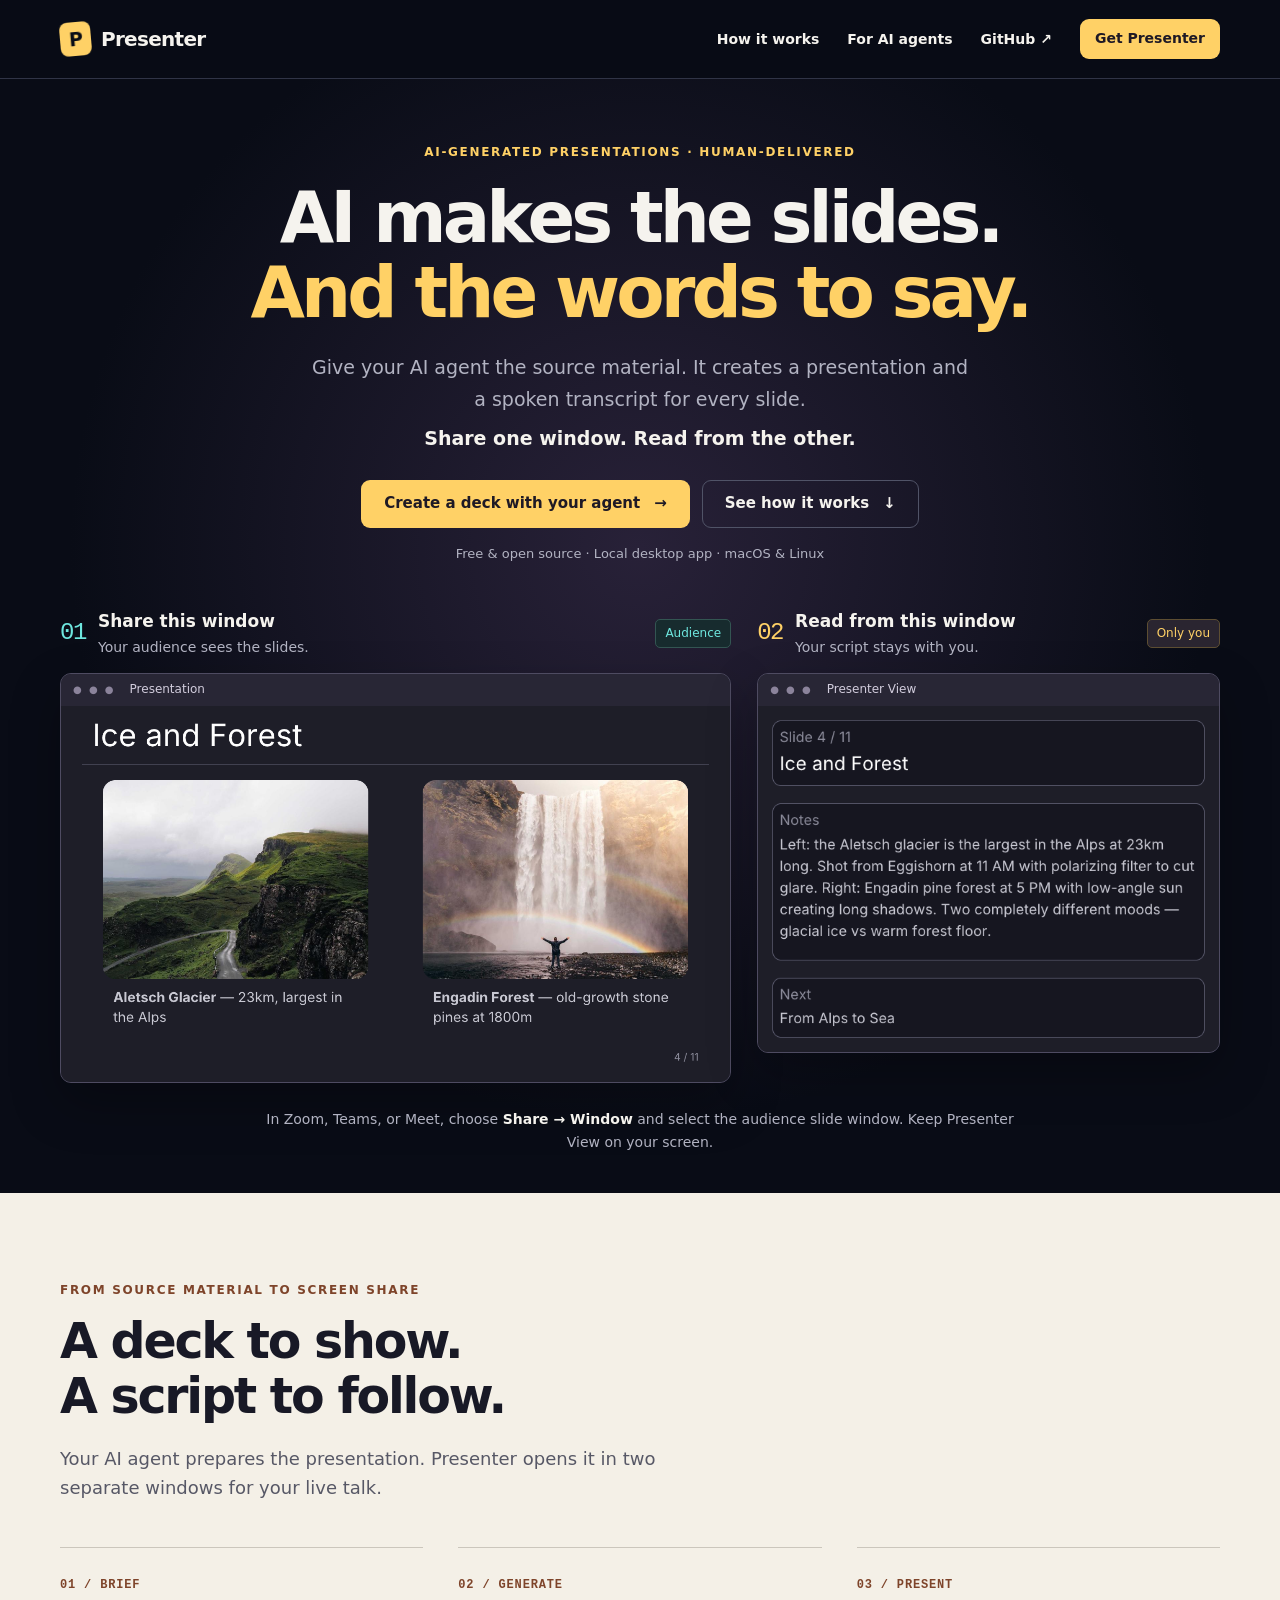
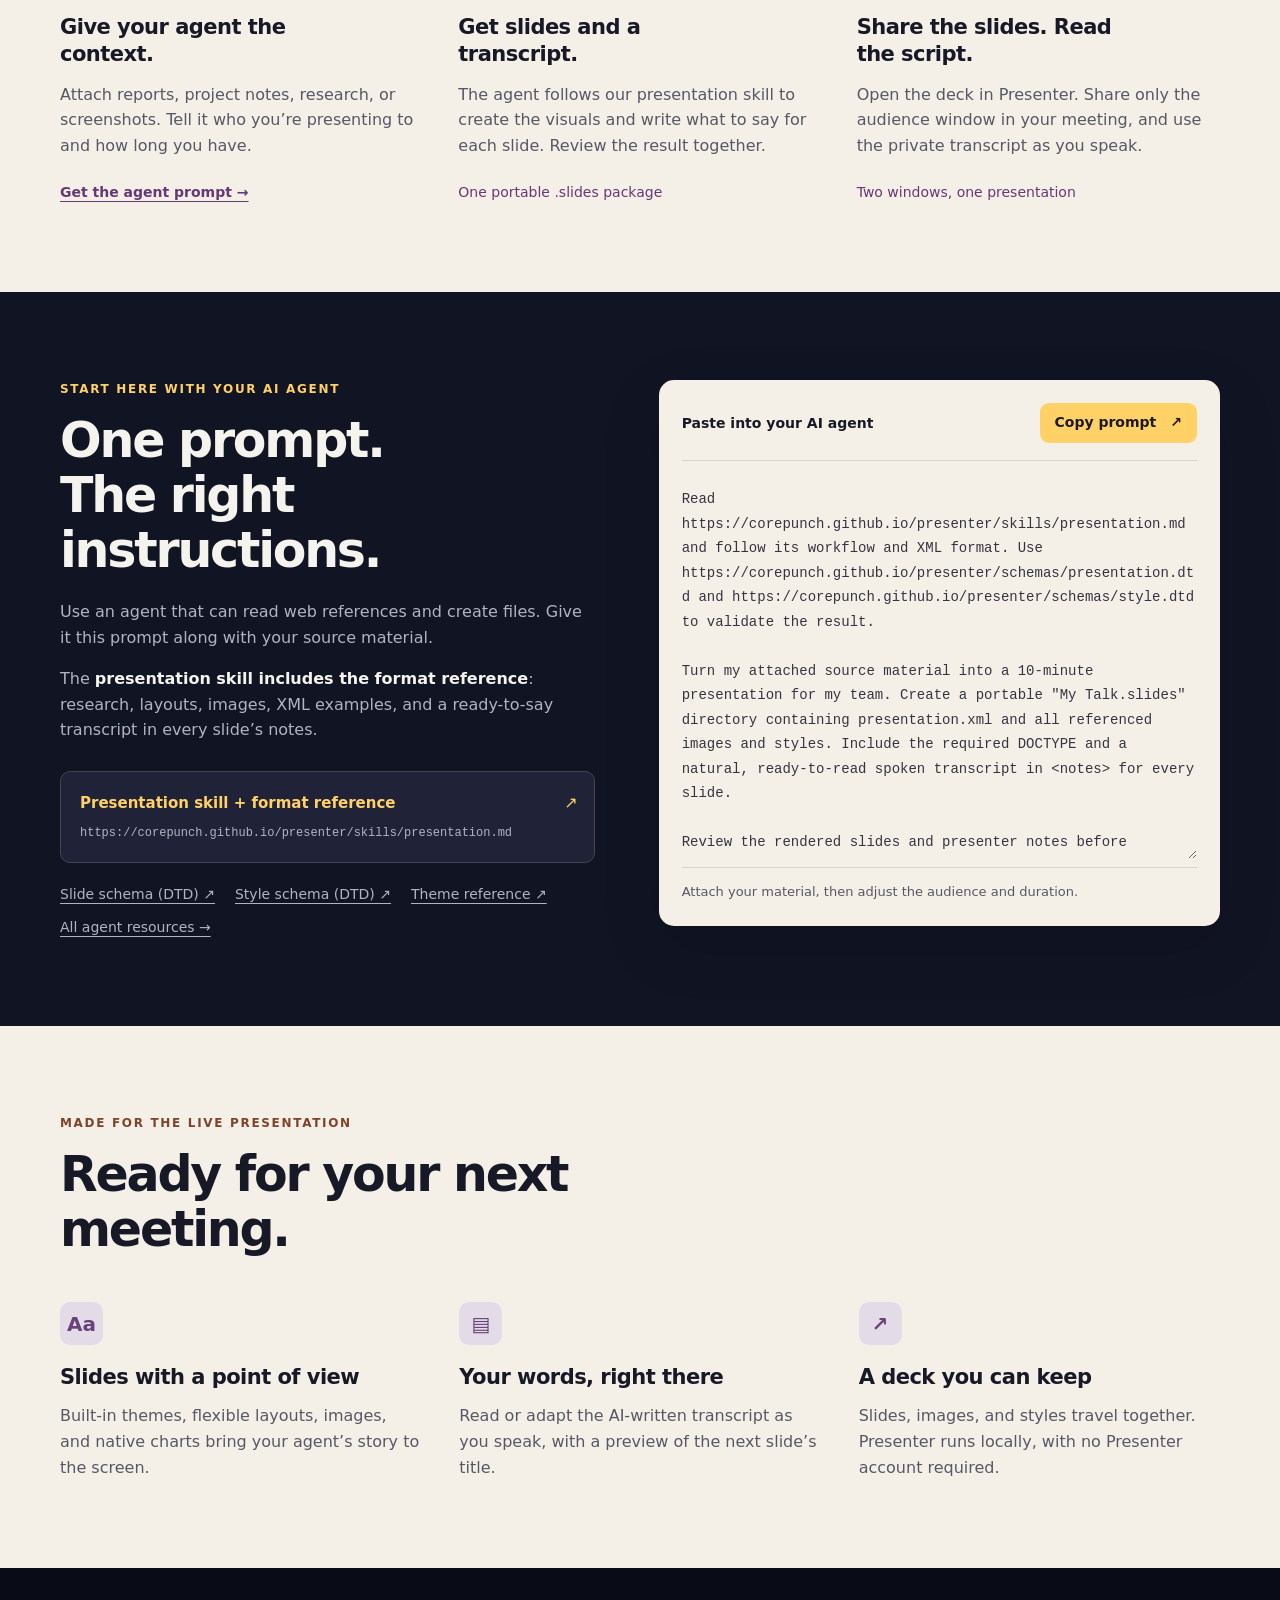
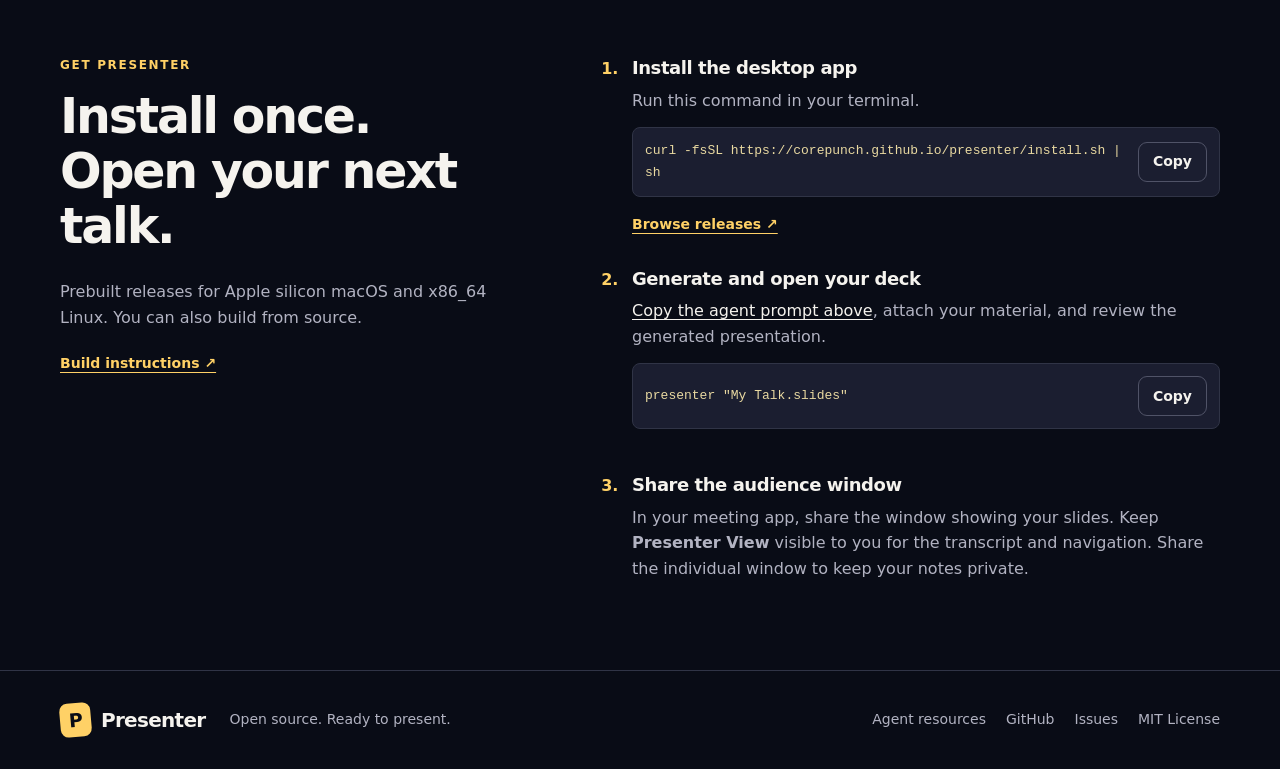
<file: docs/index.html>
<!doctype html>
<html lang="en">
<head>
  <meta charset="utf-8">
  <meta name="viewport" content="width=device-width,initial-scale=1">
  <title>Presenter — AI-generated slides. A private script for you.</title>
  <meta name="description" content="Let your AI agent create a presentation and spoken transcript. Share the audience window in your meeting while you read from a separate, private Presenter View. Free and open source.">
  <meta name="theme-color" content="#090c16">
  <link rel="icon" href="favicon.svg" type="image/svg+xml">
  <link rel="stylesheet" href="site.css">
  <script src="site.js" defer></script>
</head>
<body>
<a class="skip-link" href="#main">Skip to content</a>
<nav aria-label="Main navigation"><div class="wrap nav-inner">
  <a class="brand" href="./" aria-label="Presenter home"><span class="mark" aria-hidden="true">P</span>Presenter</a>
  <div class="navlinks"><a class="desktop-link" href="#how">How it works</a><a href="#agents">For AI agents</a><a class="desktop-link" href="https://github.com/corepunch/presenter">GitHub ↗</a><a class="button small primary" href="#start">Get Presenter</a></div>
</div></nav>
<main id="main">
<header class="hero">
  <div class="wrap">
    <div class="hero-copy">
      <p class="eyebrow">AI-generated presentations · Human-delivered</p>
      <h1>AI makes the slides.<br><em>And the words to say.</em></h1>
      <p class="lead">Give your AI agent the source material. It creates a presentation and a spoken transcript for every slide.</p>
      <p class="hero-promise"><strong>Share one window. Read from the other.</strong></p>
      <div class="actions"><a class="button primary" href="#agents">Create a deck with your agent <span aria-hidden="true">→</span></a><a class="button ghost" href="#how">See how it works <span aria-hidden="true">↓</span></a></div>
      <p class="fineprint">Free &amp; open source · Local desktop app · macOS &amp; Linux</p>
    </div>
    <div class="window-pair" aria-label="Presenter opens two separate windows">
      <figure class="window-demo audience-demo">
        <figcaption><span class="window-number">01</span><div><strong>Share this window</strong><span>Your audience sees the slides.</span></div><span class="badge shared">Audience</span></figcaption>
        <div class="app-frame"><div class="window-bar"><span class="window-dots" aria-hidden="true">● ● ●</span><span>Presentation</span></div><img src="images/presenter-code-slide.png" width="1280" height="720" alt="Audience slide from the Nature Portfolio demo, with a title and two large landscape photographs" fetchpriority="high"></div>
      </figure>
      <figure class="window-demo notes-demo">
        <figcaption><span class="window-number">02</span><div><strong>Read from this window</strong><span>Your script stays with you.</span></div><span class="badge private">Only you</span></figcaption>
        <div class="app-frame"><div class="window-bar"><span class="window-dots" aria-hidden="true">● ● ●</span><span>Presenter View</span></div><img src="images/presenter-notes-view.png" width="640" height="480" alt="Separate Presenter View showing speaking notes for the current slide and the title of the next slide"></div>
      </figure>
    </div>
    <p class="sharing-tip">In Zoom, Teams, or Meet, choose <strong>Share → Window</strong> and select the audience slide window. Keep Presenter View on your screen.</p>
  </div>
</header>
<section class="light" id="how">
  <div class="wrap">
    <div class="section-heading"><p class="eyebrow">From source material to screen share</p><h2>A deck to show.<br>A script to follow.</h2><p>Your AI agent prepares the presentation. Presenter opens it in two separate windows for your live talk.</p></div>
    <div class="steps-grid">
      <article class="workflow-step"><span class="step-number">01 / BRIEF</span><h3>Give your agent the context.</h3><p>Attach reports, project notes, research, or screenshots. Tell it who you’re presenting to and how long you have.</p><a class="text-link" href="#agents">Get the agent prompt →</a></article>
      <article class="workflow-step"><span class="step-number">02 / GENERATE</span><h3>Get slides and a transcript.</h3><p>The agent follows our presentation skill to create the visuals and write what to say for each slide. Review the result together.</p><span class="step-detail">One portable .slides package</span></article>
      <article class="workflow-step"><span class="step-number">03 / PRESENT</span><h3>Share the slides. Read the script.</h3><p>Open the deck in Presenter. Share only the audience window in your meeting, and use the private transcript as you speak.</p><span class="step-detail">Two windows, one presentation</span></article>
    </div>
  </div>
</section>
<section id="agents" class="agent-section">
  <div class="wrap agent-grid">
    <div class="agent-copy"><p class="eyebrow">Start here with your AI agent</p><h2>One prompt.<br>The right instructions.</h2><p>Use an agent that can read web references and create files. Give it this prompt along with your source material.</p><p>The <strong>presentation skill includes the format reference</strong>: research, layouts, images, XML examples, and a ready-to-say transcript in every slide’s notes.</p>
      <a class="resource-link" href="skills/presentation.md"><span>Presentation skill + format reference</span><code>https://corepunch.github.io/presenter/skills/presentation.md</code><span aria-hidden="true">↗</span></a>
      <div class="resource-links"><a href="schemas/presentation.dtd">Slide schema (DTD) ↗</a><a href="schemas/style.dtd">Style schema (DTD) ↗</a><a href="themes.md">Theme reference ↗</a><a href="skills/">All agent resources →</a></div>
    </div>
    <div class="prompt-card">
  <div class="card-top"><span>Paste into your AI agent</span><button class="button small primary" type="button" data-copy="agent-prompt">Copy prompt <span aria-hidden="true">↗</span></button></div>
  <label class="sr-only" for="agent-prompt">Presentation generation prompt</label>
  <textarea id="agent-prompt" readonly spellcheck="false">Read https://corepunch.github.io/presenter/skills/presentation.md and follow its workflow and XML format. Use https://corepunch.github.io/presenter/schemas/presentation.dtd and https://corepunch.github.io/presenter/schemas/style.dtd to validate the result.

Turn my attached source material into a 10-minute presentation for my team. Create a portable &quot;My Talk.slides&quot; directory containing presentation.xml and all referenced images and styles. Include the required DOCTYPE and a natural, ready-to-read spoken transcript in &lt;notes&gt; for every slide.

Review the rendered slides and presenter notes before delivery. Tell me how to open the deck in Presenter, share only the audience window, and read the transcript from the separate Presenter View.</textarea>
  <p class="prompt-hint">Attach your material, then adjust the audience and duration.</p>
</div>
  </div>
</section>
<section class="light" id="features"><div class="wrap">
  <div class="section-heading"><p class="eyebrow">Made for the live presentation</p><h2>Ready for your next meeting.</h2></div>
  <div class="feature-grid">
    <article><span class="feature-icon" aria-hidden="true">Aa</span><h3>Slides with a point of view</h3><p>Built-in themes, flexible layouts, images, and native charts bring your agent’s story to the screen.</p></article>
    <article><span class="feature-icon" aria-hidden="true">▤</span><h3>Your words, right there</h3><p>Read or adapt the AI-written transcript as you speak, with a preview of the next slide’s title.</p></article>
    <article><span class="feature-icon" aria-hidden="true">↗</span><h3>A deck you can keep</h3><p>Slides, images, and styles travel together. Presenter runs locally, with no Presenter account required.</p></article>
  </div>
</div></section>
<section id="start"><div class="wrap start-grid">
  <div><p class="eyebrow">Get Presenter</p><h2>Install once.<br>Open your next talk.</h2><p class="section-intro">Prebuilt releases for Apple silicon macOS and x86_64 Linux. You can also build from source.</p><a class="text-link" href="https://github.com/corepunch/presenter#build">Build instructions ↗</a></div>
  <ol class="install-steps">
    <li><h3>Install the desktop app</h3><p>Run this command in your terminal.</p><div class="command"><code id="install-command">curl -fsSL https://corepunch.github.io/presenter/install.sh | sh</code><button type="button" class="button small ghost" data-copy="install-command" aria-label="Copy install command">Copy</button></div><a class="text-link" href="https://github.com/corepunch/presenter/releases">Browse releases ↗</a></li>
    <li><h3>Generate and open your deck</h3><p><a href="#agents">Copy the agent prompt above</a>, attach your material, and review the generated presentation.</p><div class="command"><code id="open-command">presenter "My Talk.slides"</code><button type="button" class="button small ghost" data-copy="open-command" aria-label="Copy launch command">Copy</button></div></li>
    <li><h3>Share the audience window</h3><p>In your meeting app, share the window showing your slides. Keep <strong>Presenter View</strong> visible to you for the transcript and navigation. Share the individual window to keep your notes private.</p></li>
  </ol>
</div></section>
</main>
<footer><div class="wrap footer-inner"><span class="brand"><span class="mark" aria-hidden="true">P</span>Presenter</span><p>Open source. Ready to present.</p><div><a href="skills/">Agent resources</a><a href="https://github.com/corepunch/presenter">GitHub</a><a href="https://github.com/corepunch/presenter/issues">Issues</a><a href="https://github.com/corepunch/presenter/blob/main/LICENSE">MIT License</a></div></div></footer>
<p id="copy-status" class="copy-status" role="status" aria-live="polite"></p>
</body>
</html>
</file>
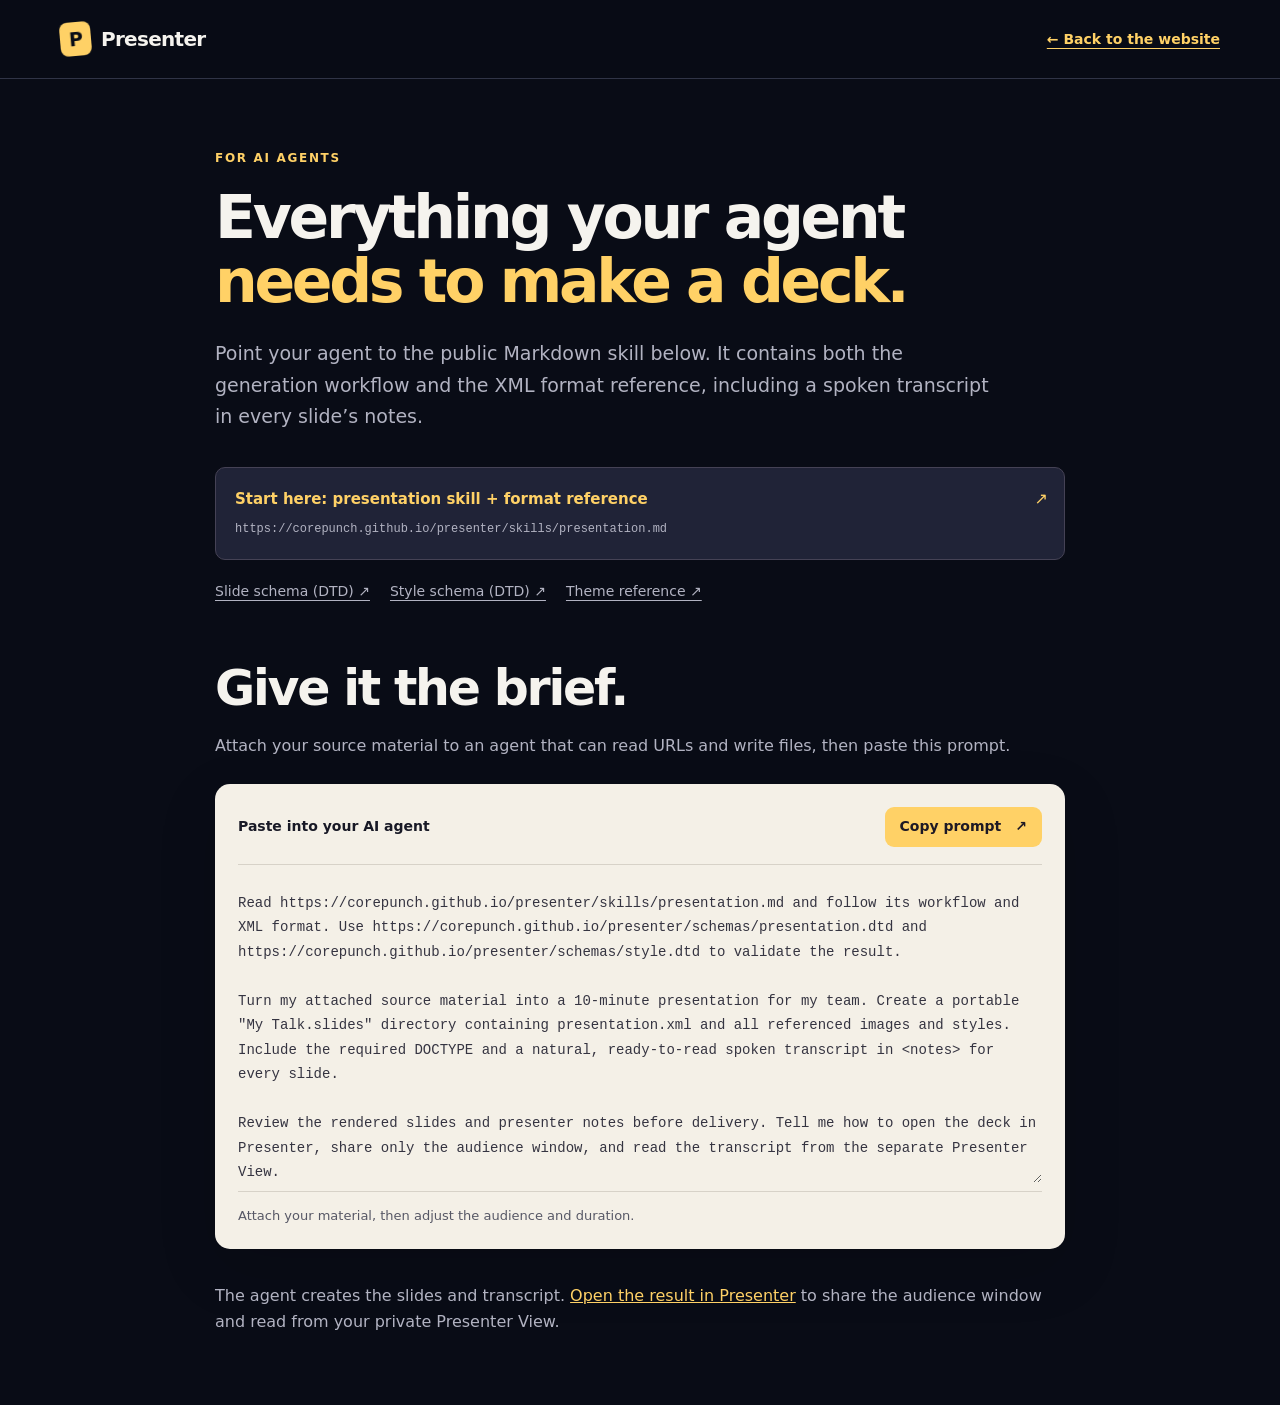
<file: docs/skills/index.html>
<!doctype html>
<html lang="en">
<head>
  <meta charset="utf-8">
  <meta name="viewport" content="width=device-width,initial-scale=1">
  <title>Presenter — AI agent skill and format reference</title>
  <meta name="description" content="Public instructions for AI agents creating Presenter decks: presentation skill, XML format reference, slide and style schemas, and a copyable generation prompt.">
  <link rel="icon" href="../favicon.svg" type="image/svg+xml">
  <link rel="stylesheet" href="../site.css">
  <script src="../site.js" defer></script>
</head>
<body>
<a class="skip-link" href="#main">Skip to content</a>
<nav aria-label="Main navigation"><div class="wrap nav-inner"><a class="brand" href="../"><span class="mark" aria-hidden="true">P</span>Presenter</a><a class="text-link" href="../">← Back to the website</a></div></nav>
<main id="main" class="resources-page wrap">
  <p class="eyebrow">For AI agents</p><h1>Everything your agent<br><em>needs to make a deck.</em></h1>
  <p class="lead">Point your agent to the public Markdown skill below. It contains both the generation workflow and the XML format reference, including a spoken transcript in every slide’s notes.</p>
  <a class="resource-link" href="presentation.md"><span>Start here: presentation skill + format reference</span><code>https://corepunch.github.io/presenter/skills/presentation.md</code><span aria-hidden="true">↗</span></a>
  <div class="resource-links"><a href="../schemas/presentation.dtd">Slide schema (DTD) ↗</a><a href="../schemas/style.dtd">Style schema (DTD) ↗</a><a href="../themes.md">Theme reference ↗</a></div>
  <div class="resources-prompt"><h2>Give it the brief.</h2><p>Attach your source material to an agent that can read URLs and write files, then paste this prompt.</p><div class="prompt-card">
  <div class="card-top"><span>Paste into your AI agent</span><button class="button small primary" type="button" data-copy="agent-prompt">Copy prompt <span aria-hidden="true">↗</span></button></div>
  <label class="sr-only" for="agent-prompt">Presentation generation prompt</label>
  <textarea id="agent-prompt" readonly spellcheck="false">Read https://corepunch.github.io/presenter/skills/presentation.md and follow its workflow and XML format. Use https://corepunch.github.io/presenter/schemas/presentation.dtd and https://corepunch.github.io/presenter/schemas/style.dtd to validate the result.

Turn my attached source material into a 10-minute presentation for my team. Create a portable &quot;My Talk.slides&quot; directory containing presentation.xml and all referenced images and styles. Include the required DOCTYPE and a natural, ready-to-read spoken transcript in &lt;notes&gt; for every slide.

Review the rendered slides and presenter notes before delivery. Tell me how to open the deck in Presenter, share only the audience window, and read the transcript from the separate Presenter View.</textarea>
  <p class="prompt-hint">Attach your material, then adjust the audience and duration.</p>
</div></div>
  <p class="resource-footer">The agent creates the slides and transcript. <a href="../#start">Open the result in Presenter</a> to share the audience window and read from your private Presenter View.</p>
</main>
<p id="copy-status" class="copy-status" role="status" aria-live="polite"></p>
</body>
</html>
</file>
<file: docs/site.css>
:root {
  --ink: #f5f3ee;
  --muted: #b2b3c2;
  --night: #090c16;
  --panel: #161a2a;
  --paper: #f4f0e7;
  --paper-ink: #181926;
  --paper-muted: #575866;
  --line: #303446;
  --yellow: #ffd166;
  --cyan: #6ee7df;
}
* { box-sizing: border-box; margin: 0; }
html { scroll-behavior: smooth; scroll-padding-top: 100px; }
body { background: var(--night); color: var(--ink); font: 16px/1.6 Inter, ui-sans-serif, system-ui, -apple-system, "Segoe UI", sans-serif; -webkit-font-smoothing: antialiased; }
a { color: inherit; text-decoration: none; }
button, textarea { font: inherit; }
button { cursor: pointer; }
a, button { -webkit-tap-highlight-color: transparent; }
a:focus-visible, button:focus-visible, textarea:focus-visible { outline: 3px solid var(--cyan); outline-offset: 5px; }
.light a:focus-visible { outline-color: #5a407d; }
img { display: block; max-width: 100%; height: auto; }
.wrap { width: min(1160px, calc(100% - 64px)); margin-inline: auto; }
.sr-only { position: absolute; width: 1px; height: 1px; padding: 0; margin: -1px; overflow: hidden; clip-path: inset(50%); white-space: nowrap; border: 0; }
.skip-link { position: fixed; top: -100px; left: 20px; z-index: 20; padding: 12px 20px; background: var(--yellow); color: var(--night); }
.skip-link:focus { top: 12px; }
nav { position: sticky; top: 0; z-index: 10; background: rgba(9, 12, 22, .95); border-bottom: 1px solid var(--line); backdrop-filter: blur(18px); }
.nav-inner { min-height: 78px; display: flex; justify-content: space-between; align-items: center; gap: 24px; }
.brand { display: inline-flex; align-items: center; gap: 10px; font-size: 20px; font-weight: 800; letter-spacing: -.7px; }
.mark { display: grid; place-items: center; width: 31px; height: 34px; border-radius: 8px; background: var(--yellow); color: var(--night); font-size: 19px; transform: rotate(-5deg); }
.navlinks { display: flex; align-items: center; gap: 28px; font-size: 14px; font-weight: 600; }
.navlinks > a:not(.button):hover, footer a:hover { color: var(--yellow); }
.button { display: inline-flex; justify-content: center; align-items: center; gap: 14px; min-height: 48px; padding: 12px 22px; border: 1px solid transparent; border-radius: 9px; font-size: 15px; font-weight: 700; line-height: 1.4; transition: background .15s, transform .15s; }
.button:hover { transform: translateY(-2px); }
.primary { background: var(--yellow); color: #1e1925; }
.primary:hover { background: #ffe19a; }
.ghost { border-color: #505367; background: transparent; color: var(--ink); }
.ghost:hover { background: #24283a; }
.small { min-height: 40px; padding: 9px 14px; font-size: 14px; }
.eyebrow { color: var(--yellow); font-size: 12px; font-weight: 750; letter-spacing: .14em; text-transform: uppercase; }
.hero { padding: 64px 0 40px; background: radial-gradient(ellipse at 50% 42%, #282138 0, transparent 63%); }
.hero-copy { text-align: center; max-width: 850px; margin-inline: auto; }
h1 { font-size: clamp(40px, 5.5vw, 72px); line-height: 1.06; letter-spacing: -.055em; font-weight: 750; }
h1 em { color: var(--yellow); font-style: normal; }
.hero h1 { margin: 19px 0 22px; }
.lead { max-width: 660px; color: var(--muted); font-size: 19px; line-height: 1.65; }
.hero .lead { margin: auto; }
.hero-promise { margin-top: 8px; font-size: 19px; }
.actions { display: flex; justify-content: center; flex-wrap: wrap; gap: 12px; margin-top: 26px; }
.fineprint { margin-top: 16px; color: var(--muted); font-size: 13px; }
.window-pair { display: grid; grid-template-columns: 1.45fr 1fr; gap: 26px; align-items: start; margin-top: 44px; }
.window-demo { min-width: 0; }
.window-demo figcaption { display: flex; align-items: center; gap: 12px; margin-bottom: 15px; text-align: left; }
.window-number { color: var(--cyan); font: 500 24px/1 ui-monospace, monospace; letter-spacing: -.06em; }
.notes-demo .window-number { color: var(--yellow); }
.window-demo figcaption strong { display: block; font-size: 17px; font-weight: 650; }
.window-demo figcaption div > span { display: block; color: var(--muted); font-size: 14px; }
.badge { margin-left: auto; padding: 4px 9px; border: 1px solid; border-radius: 5px; font-size: 12px; white-space: nowrap; }
.shared { color: var(--cyan); border-color: #335552; background: #172b2e; }
.private { color: var(--yellow); border-color: #5d4e32; background: #2a2530; }
.app-frame { overflow: hidden; border: 1px solid #4e4b61; border-radius: 11px; box-shadow: 0 20px 50px #0004; background: #1e1e29; }
.window-bar { display: flex; align-items: center; gap: 14px; height: 32px; padding: 0 12px; background: #282635; color: #d2cddd; font-size: 12px; }
.window-dots { color: #8b839b; font-size: 10px; letter-spacing: 2px; }
.app-frame img { width: 100%; }
.sharing-tip { max-width: 760px; margin: 25px auto 0; text-align: center; color: var(--muted); font-size: 14px; }
.sharing-tip strong { color: var(--ink); }
section { padding: 88px 0; }
.light { background: var(--paper); color: var(--paper-ink); }
.light .eyebrow { color: #7e442a; }
h2 { font-size: clamp(34px, 4vw, 49px); letter-spacing: -.045em; line-height: 1.12; font-weight: 700; }
.section-heading { max-width: 650px; margin-bottom: 44px; }
.section-heading h2, .agent-copy h2, .start-grid h2 { margin: 15px 0 20px; }
.section-heading > p:last-child { color: var(--paper-muted); font-size: 18px; }
.steps-grid { display: grid; grid-template-columns: repeat(3, 1fr); gap: 35px; }
.workflow-step { border-top: 1px solid #cbc6bc; padding-top: 22px; }
.step-number { color: #7e442a; font: 600 12px/1.4 ui-monospace, monospace; letter-spacing: .07em; }
h3 { font-size: 21px; line-height: 1.3; letter-spacing: -.025em; }
.workflow-step h3 { margin: 19px 0 13px; max-width: 270px; }
.workflow-step p { color: var(--paper-muted); }
.text-link { display: inline-block; color: var(--yellow); font-size: 14px; font-weight: 650; text-decoration: underline; text-underline-offset: 4px; }
.text-link:hover, .resource-links a:hover { text-decoration-thickness: 2px; }
.workflow-step .text-link, .step-detail { margin-top: 22px; color: #663875; font-size: 14px; }
.step-detail { display: block; }
.agent-section { background: #111423; }
.agent-grid { display: grid; grid-template-columns: 1fr 1.05fr; gap: 64px; align-items: start; }
.agent-copy > p:not(.eyebrow) { color: var(--muted); margin-bottom: 16px; }
.agent-copy strong { color: var(--ink); font-weight: 600; }
.resource-link { position: relative; display: block; padding: 19px 36px 19px 19px; margin-top: 28px; background: #202337; border: 1px solid #454255; border-radius: 10px; }
.resource-link:hover { background: #292c42; border-color: var(--yellow); }
.resource-link > span:first-child { color: var(--yellow); display: block; font-size: 15px; font-weight: 650; }
.resource-link code { display: block; overflow-wrap: anywhere; margin-top: 8px; font: 12px/1.7 ui-monospace, monospace; color: var(--muted); }
.resource-link > span:last-child { position: absolute; top: 18px; right: 16px; color: var(--yellow); }
.resource-links { display: flex; flex-wrap: wrap; gap: 10px 20px; margin-top: 20px; }
.resource-links a { color: var(--muted); font-size: 14px; text-decoration: underline; text-underline-offset: 4px; }
.prompt-card { min-width: 0; background: var(--paper); color: var(--paper-ink); padding: 23px; border-radius: 15px; box-shadow: 0 20px 60px #0002; }
.card-top { display: flex; align-items: center; justify-content: space-between; gap: 14px; padding-bottom: 17px; border-bottom: 1px solid #d7d2c8; font-size: 14px; font-weight: 650; }
.prompt-card textarea { display: block; width: 100%; min-height: 390px; resize: vertical; border: 0; border-radius: 4px; padding: 18px 0 0; margin: 8px 0; background: transparent; color: #353441; font: 14px/1.75 ui-monospace, SFMono-Regular, Consolas, monospace; }
.prompt-card textarea:focus-visible { outline-color: #663875; }
.prompt-hint { padding-top: 14px; border-top: 1px solid #d7d2c8; color: var(--paper-muted); font-size: 13px; }
.feature-grid { display: grid; grid-template-columns: repeat(3, 1fr); gap: 38px; }
.feature-icon { display: grid; place-items: center; width: 43px; height: 43px; margin-bottom: 19px; border-radius: 10px; color: #684278; background: #e3dbe7; font-size: 20px; font-weight: 700; }
.feature-grid h3 { margin-bottom: 12px; }
.feature-grid p { color: var(--paper-muted); }
.start-grid { display: grid; grid-template-columns: .85fr 1.15fr; gap: 80px; }
.section-intro { margin: 24px 0 20px; color: var(--muted); }
.install-steps { display: grid; gap: 30px; padding-left: 25px; }
.install-steps li { padding-left: 8px; }
.install-steps li::marker { color: var(--yellow); font-weight: 700; }
.install-steps h3 { font-size: 18px; margin-bottom: 8px; }
.install-steps p { color: var(--muted); }
.install-steps p a { text-decoration: underline; text-underline-offset: 3px; color: var(--ink); }
.command { display: flex; align-items: center; gap: 12px; padding: 12px; margin: 14px 0; background: #1b1e30; border: 1px solid var(--line); border-radius: 8px; }
.command code { flex: 1; min-width: 0; font: 13px/1.7 ui-monospace, monospace; overflow-wrap: anywhere; color: #e9d9a1; }
.command button { flex-shrink: 0; }
footer { padding: 32px 0; border-top: 1px solid var(--line); }
.footer-inner { display: flex; align-items: center; flex-wrap: wrap; gap: 24px; }
footer p { color: var(--muted); font-size: 14px; }
footer .footer-inner > div { display: flex; flex-wrap: wrap; gap: 20px; margin-left: auto; color: var(--muted); font-size: 14px; }
.copy-status { position: fixed; bottom: 22px; left: 50%; z-index: 20; transform: translateX(-50%); width: max-content; max-width: calc(100% - 32px); padding: 12px 18px; border-radius: 9px; color: var(--night); background: var(--yellow); box-shadow: 0 4px 20px #0005; font-size: 14px; }
.copy-status:empty { display: none; }
.resources-page { max-width: 850px; padding-block: 70px; }
.resources-page h1 { margin: 18px 0 25px; font-size: clamp(35px, 5vw, 60px); }
.resources-page .lead { max-width: 780px; }
.resources-page .resource-link { margin-top: 35px; }
.resources-prompt { margin-top: 60px; }
.resources-prompt > p { color: var(--muted); margin: 16px 0 25px; }
.resources-prompt textarea { min-height: 310px; }
.resource-footer { margin-top: 34px; color: var(--muted); }
.resource-footer a { color: var(--yellow); text-decoration: underline; }
@media (max-width: 960px) {
  .agent-grid, .start-grid { gap: 36px; }
  .window-pair { gap: 18px; grid-template-columns: 1.2fr 1fr; }
  .badge { display: none; }
  .steps-grid, .feature-grid { gap: 24px; }
  .prompt-card { padding: 18px; }
  .prompt-card textarea { min-height: 490px; }
  .resources-prompt textarea { min-height: 340px; }
}
@media (max-width: 720px) {
  .wrap { width: calc(100% - 40px); }
  .nav-inner { min-height: 68px; gap: 15px; }
  .navlinks { gap: 15px; }
  .desktop-link { display: none; }
  .hero { padding-top: 46px; }
  .hero .eyebrow { font-size: 10px; }
  .lead, .hero-promise { font-size: 17px; }
  .window-pair { grid-template-columns: 1fr; gap: 25px; margin-top: 38px; }
  .window-demo figcaption strong { font-size: 16px; }
  .badge { display: inline; }
  .window-pair .notes-demo { width: min(100%, 460px); margin-left: auto; }
  section { padding: 64px 0; }
  .steps-grid, .feature-grid, .agent-grid, .start-grid { grid-template-columns: 1fr; gap: 34px; }
  .section-heading { margin-bottom: 32px; }
  .workflow-step h3 { max-width: none; }
  .feature-grid { gap: 30px; }
  .feature-grid article { border-top: 1px solid #cbc6bc; padding-top: 24px; }
  .prompt-card textarea { min-height: 420px; }
  .footer-inner { gap: 20px; }
  footer .footer-inner > div { width: 100%; margin-left: 0; gap: 18px; }
  .resources-page { padding-block: 45px; }
}
@media (max-width: 400px) {
  .wrap { width: calc(100% - 32px); }
  .brand { font-size: 17px; gap: 7px; }
  .mark { width: 25px; height: 29px; font-size: 16px; }
  .navlinks { gap: 10px; font-size: 12px; }
  .navlinks .button { font-size: 12px; padding: 9px; }
  h1 { font-size: 35px; }
  .hero .eyebrow { letter-spacing: .08em; }
  .actions .button { width: 100%; }
  .card-top { flex-wrap: wrap; }
  .prompt-card textarea { min-height: 490px; }
}
@media (prefers-reduced-motion: reduce) {
  html { scroll-behavior: auto; }
  .button { transition: none; }
  .button:hover { transform: none; }
}
</file>
